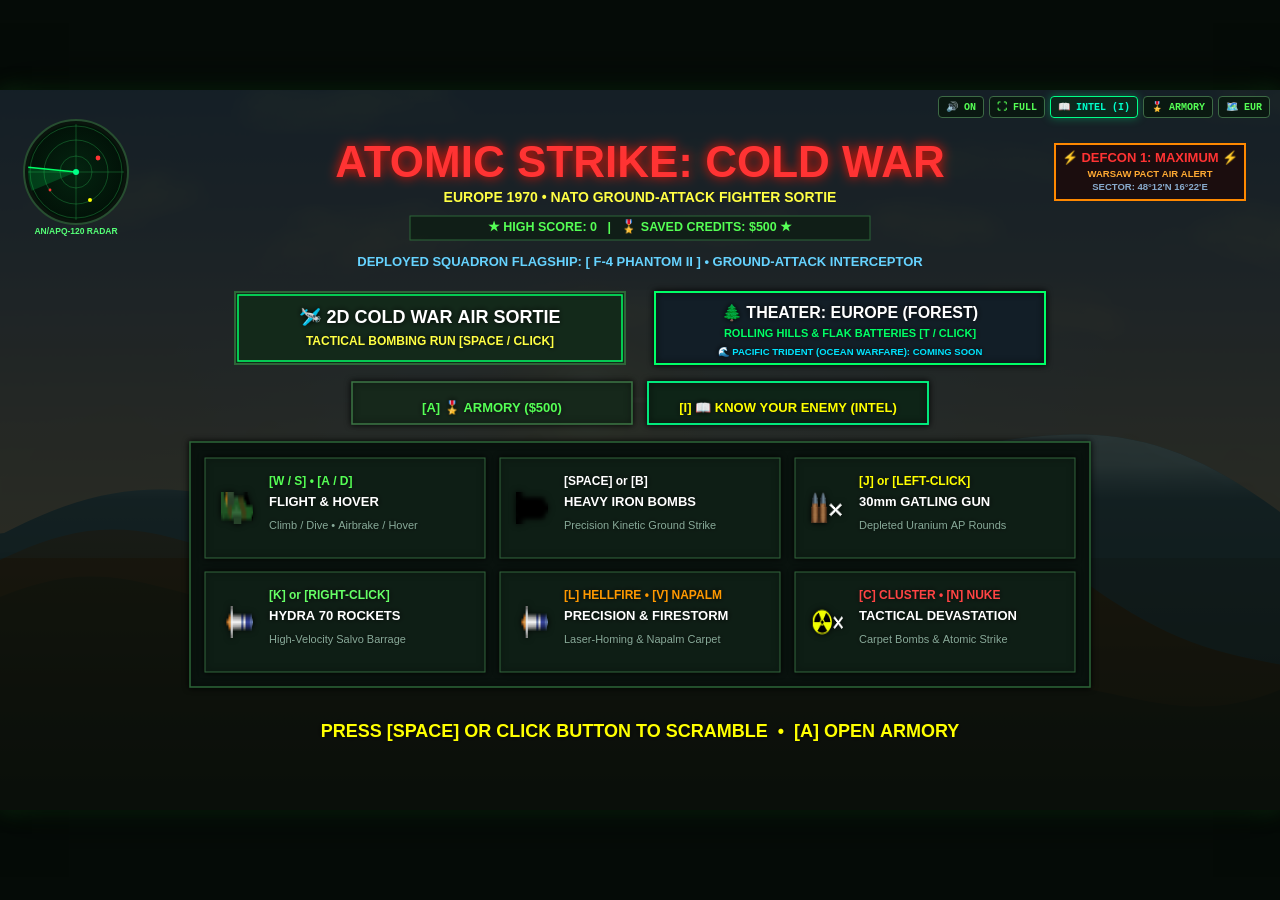
<file: index.html>
<!DOCTYPE html>
<html lang="en">
<head>
  <meta charset="UTF-8">
  <meta name="viewport" content="width=device-width, initial-scale=1.0, maximum-scale=1.0, user-scalable=no">
  <title>Atomic Strike: Cold War - NATO Air Combat</title>
  <link rel="stylesheet" href="style.css">
</head>
<body>
  <div id="game-container">
    <canvas id="gameCanvas" width="1280" height="720"></canvas>
    
    <!-- Top Quick Control Bar -->
    <div id="overlay-bar">
      <button id="btn-sound" class="hud-btn" title="Toggle Audio (M)">🔊 ON</button>
      <button id="btn-fullscreen" class="hud-btn" title="Toggle Fullscreen">⛶ FULL</button>
      <button id="btn-codex" class="hud-btn highlight" title="Know Your Enemy - Field Intel Codex (I)">📖 INTEL (I)</button>
      <button id="btn-armory" class="hud-btn" title="Armory / Hangar (A)">🎖️ ARMORY</button>
      <button id="btn-theater" class="hud-btn" title="Switch Mission Theater / Map (T)">🗺️ EUR</button>
    </div>
  </div>

  <!-- Game Engine Modules -->
  <script src="js/audio.js"></script>
  <script src="js/input.js"></script>
  <script src="js/terrain.js"></script>
  <script src="js/weapons.js"></script>
  <script src="js/entities.js"></script>
  <script src="js/hud.js"></script>
  <script src="js/armory.js"></script>
  <script src="js/codex.js"></script>
  <script src="js/engine.js"></script>
  <script src="js/main.js"></script>

  <script>
    // Quick Overlay Buttons Handlers
    const btnSound = document.getElementById('btn-sound');
    const btnFullscreen = document.getElementById('btn-fullscreen');
    const btnArmory = document.getElementById('btn-armory');
    const btnTheater = document.getElementById('btn-theater');

    function updateSoundUi(enabled) {
      if (!btnSound) return;
      btnSound.innerText = enabled ? '🔊 ON' : '🔇 OFF';
      btnSound.classList.toggle('muted', !enabled);
    }

    btnSound.addEventListener('click', (e) => {
      e.currentTarget.blur();
      if (window.soundSystem) {
        const enabled = window.soundSystem.toggleSound();
        updateSoundUi(enabled);
      }
    });

    function updateFullscreenUi() {
      const isFs = !!(document.fullscreenElement || document.webkitFullscreenElement);
      if (btnFullscreen) {
        btnFullscreen.innerText = isFs ? '🗗 WIN' : '⛶ FULL';
        btnFullscreen.classList.toggle('active', isFs);
      }
    }

    btnFullscreen.addEventListener('click', (e) => {
      e.currentTarget.blur();
      const container = document.getElementById('game-container');
      if (!document.fullscreenElement && !document.webkitFullscreenElement) {
        if (container.requestFullscreen) {
          container.requestFullscreen().catch(() => {});
        } else if (container.webkitRequestFullscreen) {
          container.webkitRequestFullscreen();
        }
      } else {
        if (document.exitFullscreen) {
          document.exitFullscreen().catch(() => {});
        } else if (document.webkitExitFullscreen) {
          document.webkitExitFullscreen();
        }
      }
    });

    document.addEventListener('fullscreenchange', updateFullscreenUi);
    document.addEventListener('webkitfullscreenchange', updateFullscreenUi);

    function updateArmoryUi() {
      if (!btnArmory || !window.atomicGame) return;
      const inArmory = window.atomicGame.state === 'ARMORY';
      btnArmory.innerText = inArmory ? '🛩️ RESUME' : '🎖️ ARMORY';
      btnArmory.classList.toggle('active', inArmory);
    }

    btnArmory.addEventListener('click', (e) => {
      e.currentTarget.blur();
      if (window.atomicGame) {
        if (window.atomicGame.state === 'ARMORY') {
          window.atomicGame.closeArmory();
        } else {
          window.atomicGame.openArmory();
        }
        updateArmoryUi();
      }
    });

    const btnCodex = document.getElementById('btn-codex');
    if (btnCodex) {
      btnCodex.addEventListener('click', (e) => {
        e.currentTarget.blur();
        if (window.atomicGame) {
          if (window.atomicGame.state === 'CODEX') {
            window.atomicGame.closeCodex();
          } else {
            window.atomicGame.openCodex();
          }
        }
      });
    }

    if (btnTheater) {
      btnTheater.addEventListener('click', (e) => {
        e.currentTarget.blur();
        if (window.atomicGame) {
          window.atomicGame.cycleTheater();
        }
      });
    }

    // Global Hotkeys for Sound (M) and Codex (I) - Note: KeyK is strictly reserved for ROCKETS!
    window.addEventListener('keydown', (e) => {
      if (e.code === 'KeyM') {
        if (window.soundSystem) {
          const enabled = window.soundSystem.toggleSound();
          updateSoundUi(enabled);
        }
      } else if (e.code === 'KeyI') {
        if (window.atomicGame) {
          if (window.atomicGame.state === 'CODEX') {
            window.atomicGame.closeCodex();
          } else {
            window.atomicGame.openCodex();
          }
        }
      }
    });

    // CrazyGames Quality Compliance: Auto-Pause and Mute on Tab Focus Loss
    document.addEventListener('visibilitychange', () => {
      if (document.hidden) {
        if (window.atomicGame && window.atomicGame.state === 'PLAYING') {
          window.atomicGame.state = 'PAUSED';
          if (window.soundSystem) window.soundSystem.setAdMuted(true);
        }
      } else {
        if (window.soundSystem) window.soundSystem.setAdMuted(false);
      }
    });

    // Automated URL Parameter inspection for QA & Testing
    const urlParams = new URLSearchParams(window.location.search);
    if (urlParams.get('codex') === '1') {
      window.addEventListener('load', () => {
        setTimeout(() => {
          if (window.atomicGame) {
            window.atomicGame.openCodex();
            const unit = urlParams.get('unit');
            if (unit && window.atomicGame.codex) {
              window.atomicGame.codex.selectedUnitId = unit;
            }
          }
        }, 350);
      });
    } else if (urlParams.get('play') === '1') {
      window.addEventListener('load', () => {
        setTimeout(() => {
          if (window.atomicGame) {
            window.atomicGame.startNewGame('a10');
            if (urlParams.get('rocket') === '1') {
              setTimeout(() => {
                if (window.atomicGame && window.atomicGame.entities && window.atomicGame.entities.player) {
                  window.atomicGame.weapons.fireRocket(window.atomicGame.entities.player);
                }
              }, 300);
            } else if (urlParams.get('bandit') === '1') {
              setTimeout(() => {
                if (window.atomicGame && window.atomicGame.entities) {
                  window.atomicGame.entities.spawnMig(3);
                }
              }, 300);
            }
          }
        }, 350);
      });
    }
  </script>
</body>
</html>
</file>
<file: style.css>
* {
  margin: 0;
  padding: 0;
  box-sizing: border-box;
  user-select: none;
  -webkit-user-select: none;
}

body, html {
  width: 100%;
  height: 100%;
  overflow: hidden;
  background-color: #050b07;
  display: flex;
  justify-content: center;
  align-items: center;
  font-family: -apple-system, BlinkMacSystemFont, 'Segoe UI', Roboto, Helvetica, Arial, sans-serif;
  -webkit-font-smoothing: antialiased;
  -moz-osx-font-smoothing: grayscale;
}

#game-container {
  position: relative;
  width: 100vw;
  height: calc(100vw * (9 / 16));
  max-width: calc(100vh * (16 / 9));
  max-height: 100vh;
  aspect-ratio: 16 / 9;
  background-color: #000000;
  box-shadow: 0 0 45px rgba(0, 0, 0, 0.95), 0 0 20px rgba(35, 160, 50, 0.35);
  overflow: hidden;
}

#game-container:fullscreen,
#game-container:-webkit-full-screen {
  width: 100vw !important;
  height: 100vh !important;
  max-width: 100vw !important;
  max-height: 100vh !important;
  display: flex !important;
  justify-content: center !important;
  align-items: center !important;
  background-color: #000000 !important;
}

#gameCanvas {
  width: 100%;
  height: 100%;
  display: block;
  image-rendering: auto;
}

#game-container:fullscreen #gameCanvas,
#game-container:-webkit-full-screen #gameCanvas {
  width: auto !important;
  height: 100% !important;
  max-width: 100vw !important;
  aspect-ratio: 16 / 9 !important;
}

#overlay-bar {
  position: absolute;
  top: 6px;
  right: 10px;
  display: flex;
  gap: 5px;
  z-index: 100;
}

.hud-btn {
  background: rgba(10, 25, 15, 0.88);
  border: 1px solid #3d6a45;
  color: #55ff55;
  font-family: 'Courier New', Courier, monospace;
  font-weight: bold;
  font-size: 10px;
  padding: 4px 7px;
  border-radius: 4px;
  cursor: pointer;
  transition: all 0.15s ease;
  backdrop-filter: blur(4px);
}

.hud-btn:hover {
  background: rgba(25, 55, 30, 0.95);
  border-color: #ffff00;
  color: #ffff00;
  transform: translateY(-1px);
}

.hud-btn:active {
  transform: translateY(1px);
}

.hud-btn.active {
  background: rgba(40, 65, 35, 0.95);
  border-color: #00ff66;
  color: #00ff66;
  box-shadow: 0 0 8px rgba(0, 255, 102, 0.4);
}

.hud-btn.muted {
  background: rgba(40, 15, 15, 0.9);
  border-color: #aa3333;
  color: #ff5555;
}

.hud-btn.highlight {
  background: rgba(12, 42, 28, 0.95);
  border-color: #00ff88;
  color: #00ffcc;
  box-shadow: 0 0 10px rgba(0, 255, 136, 0.35);
}
</file>
